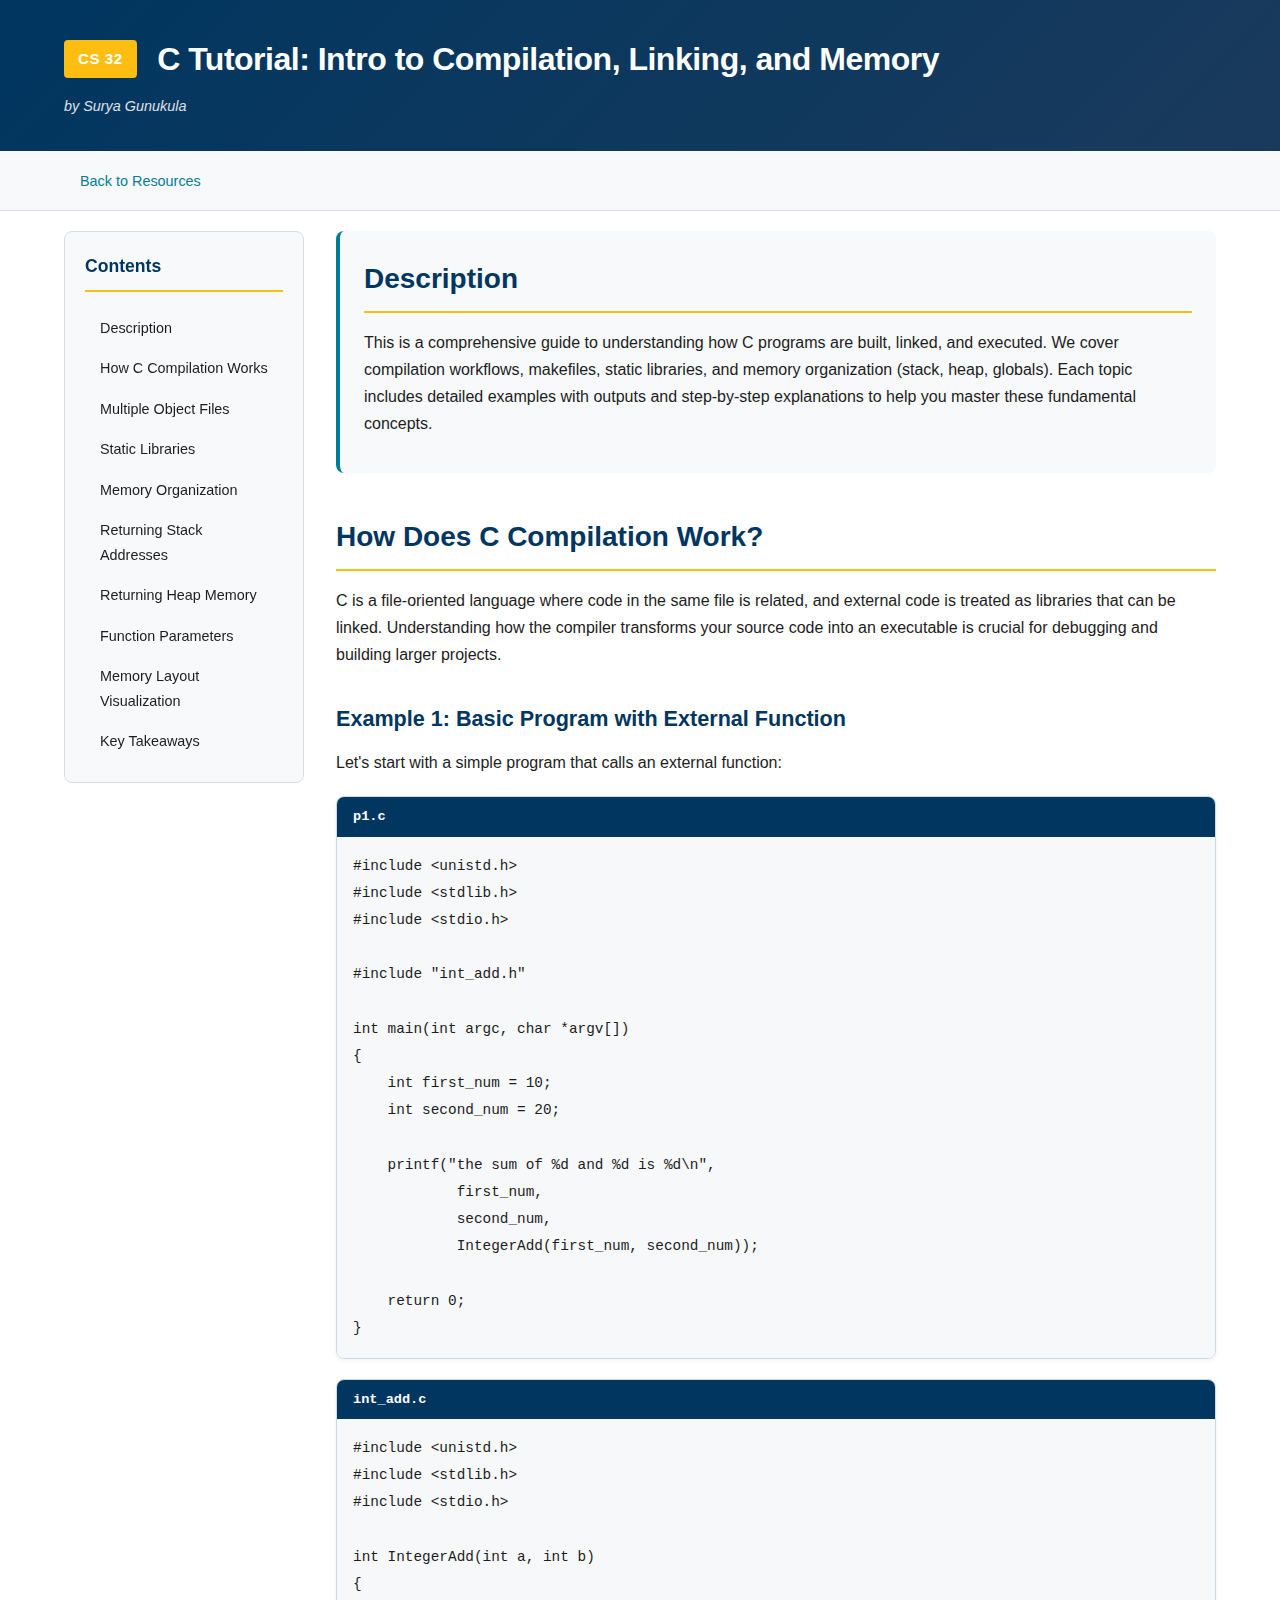
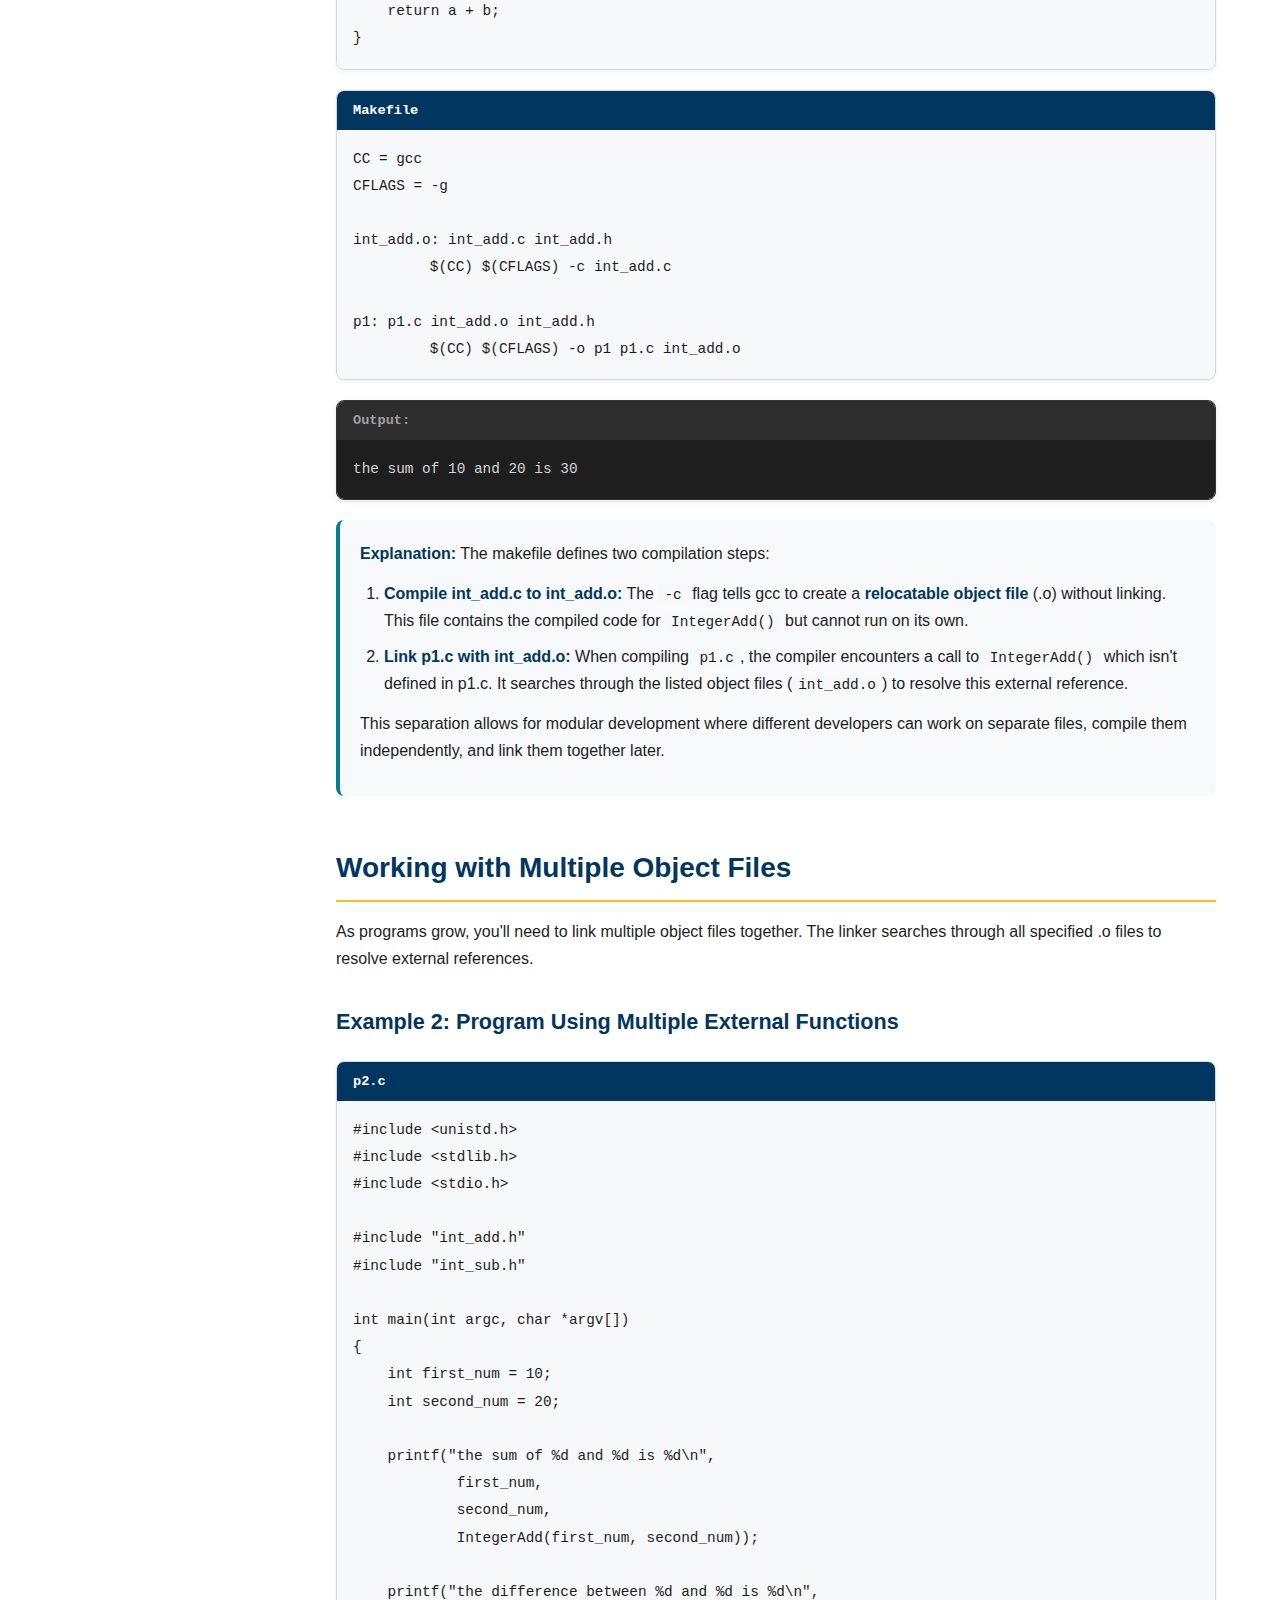
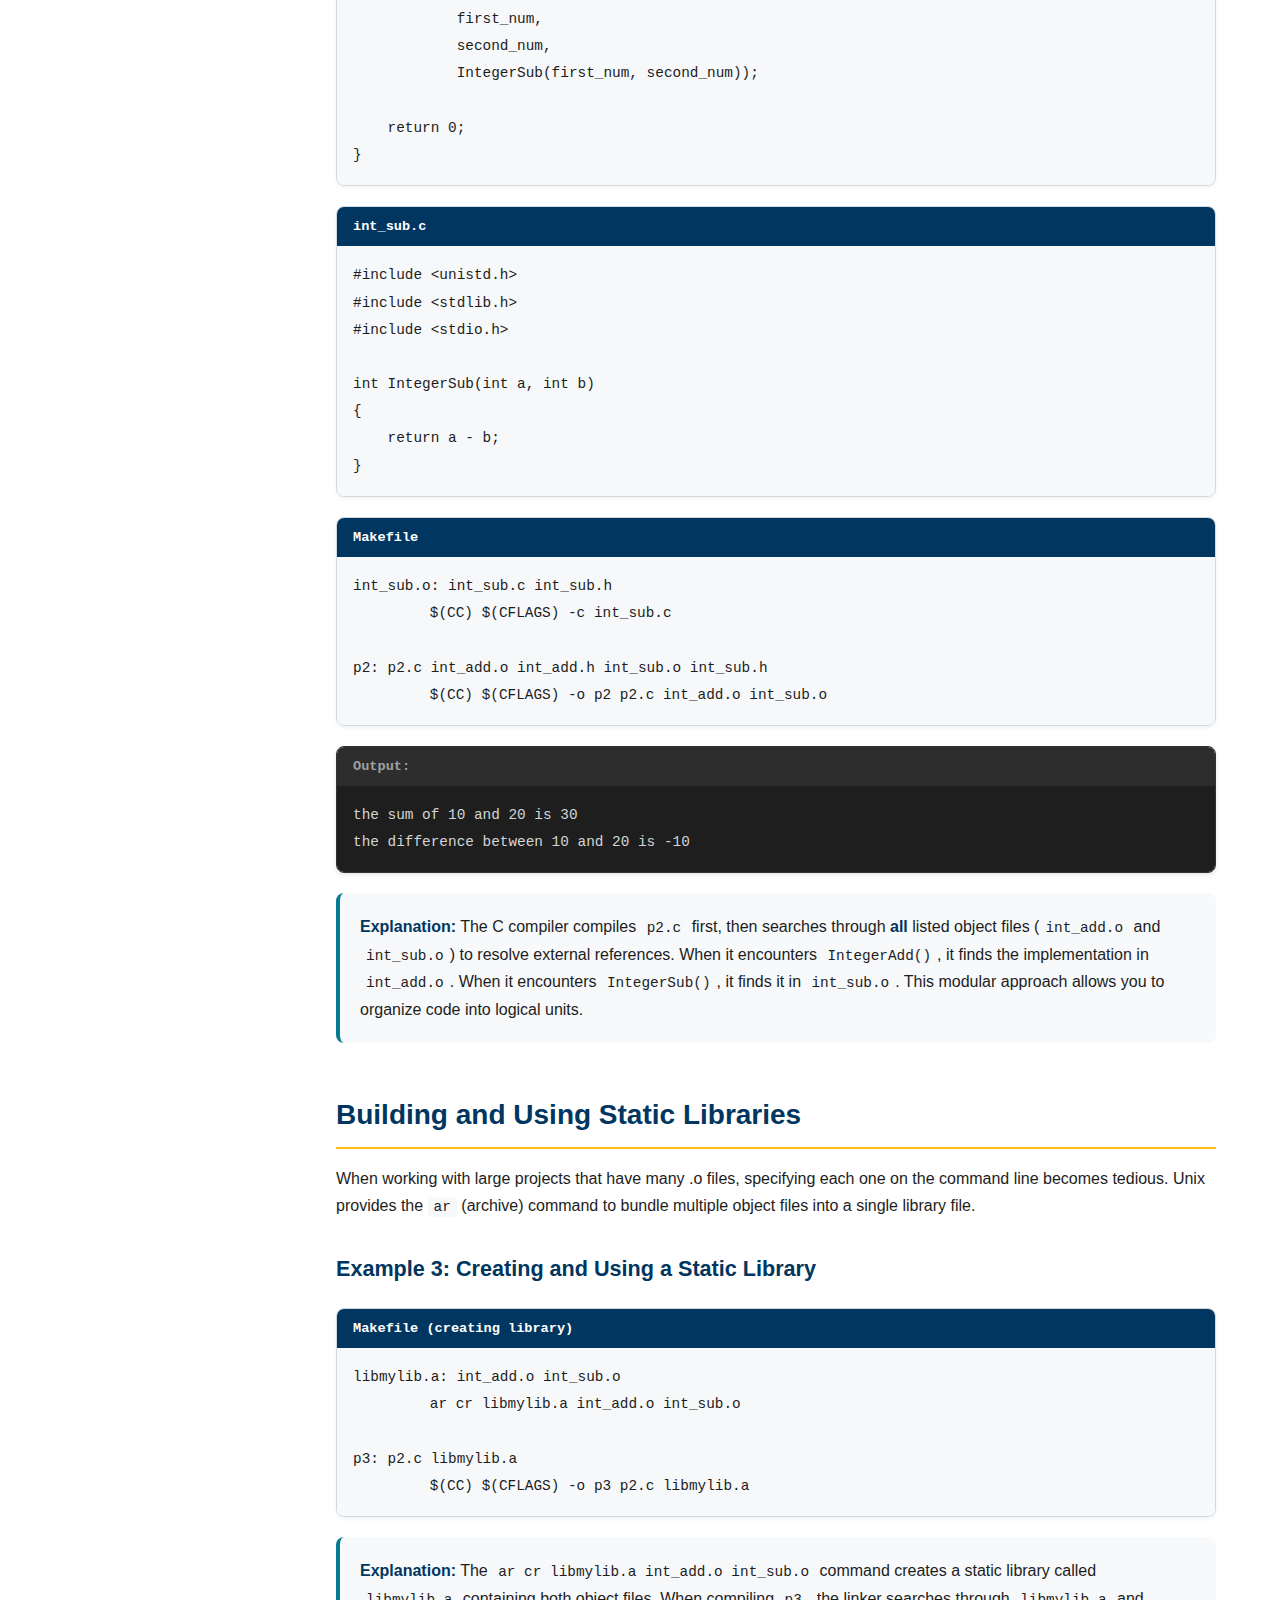
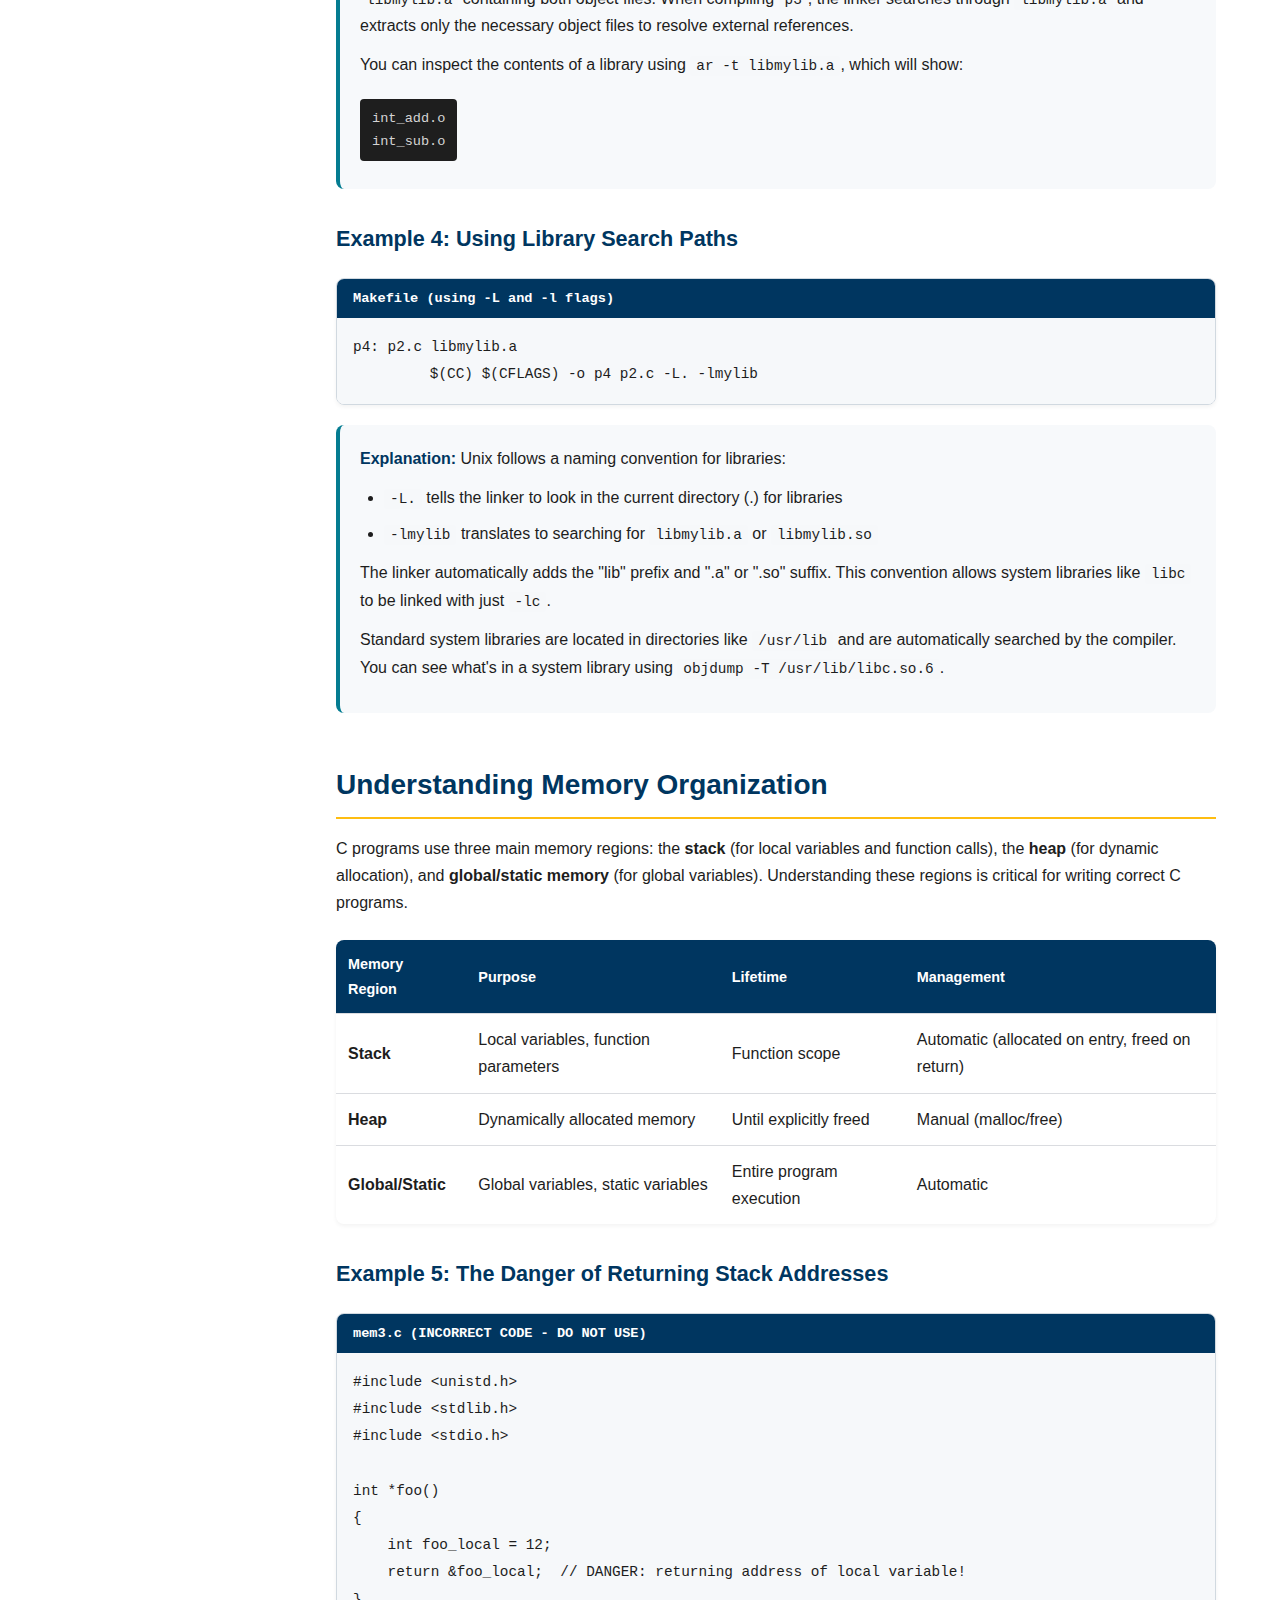
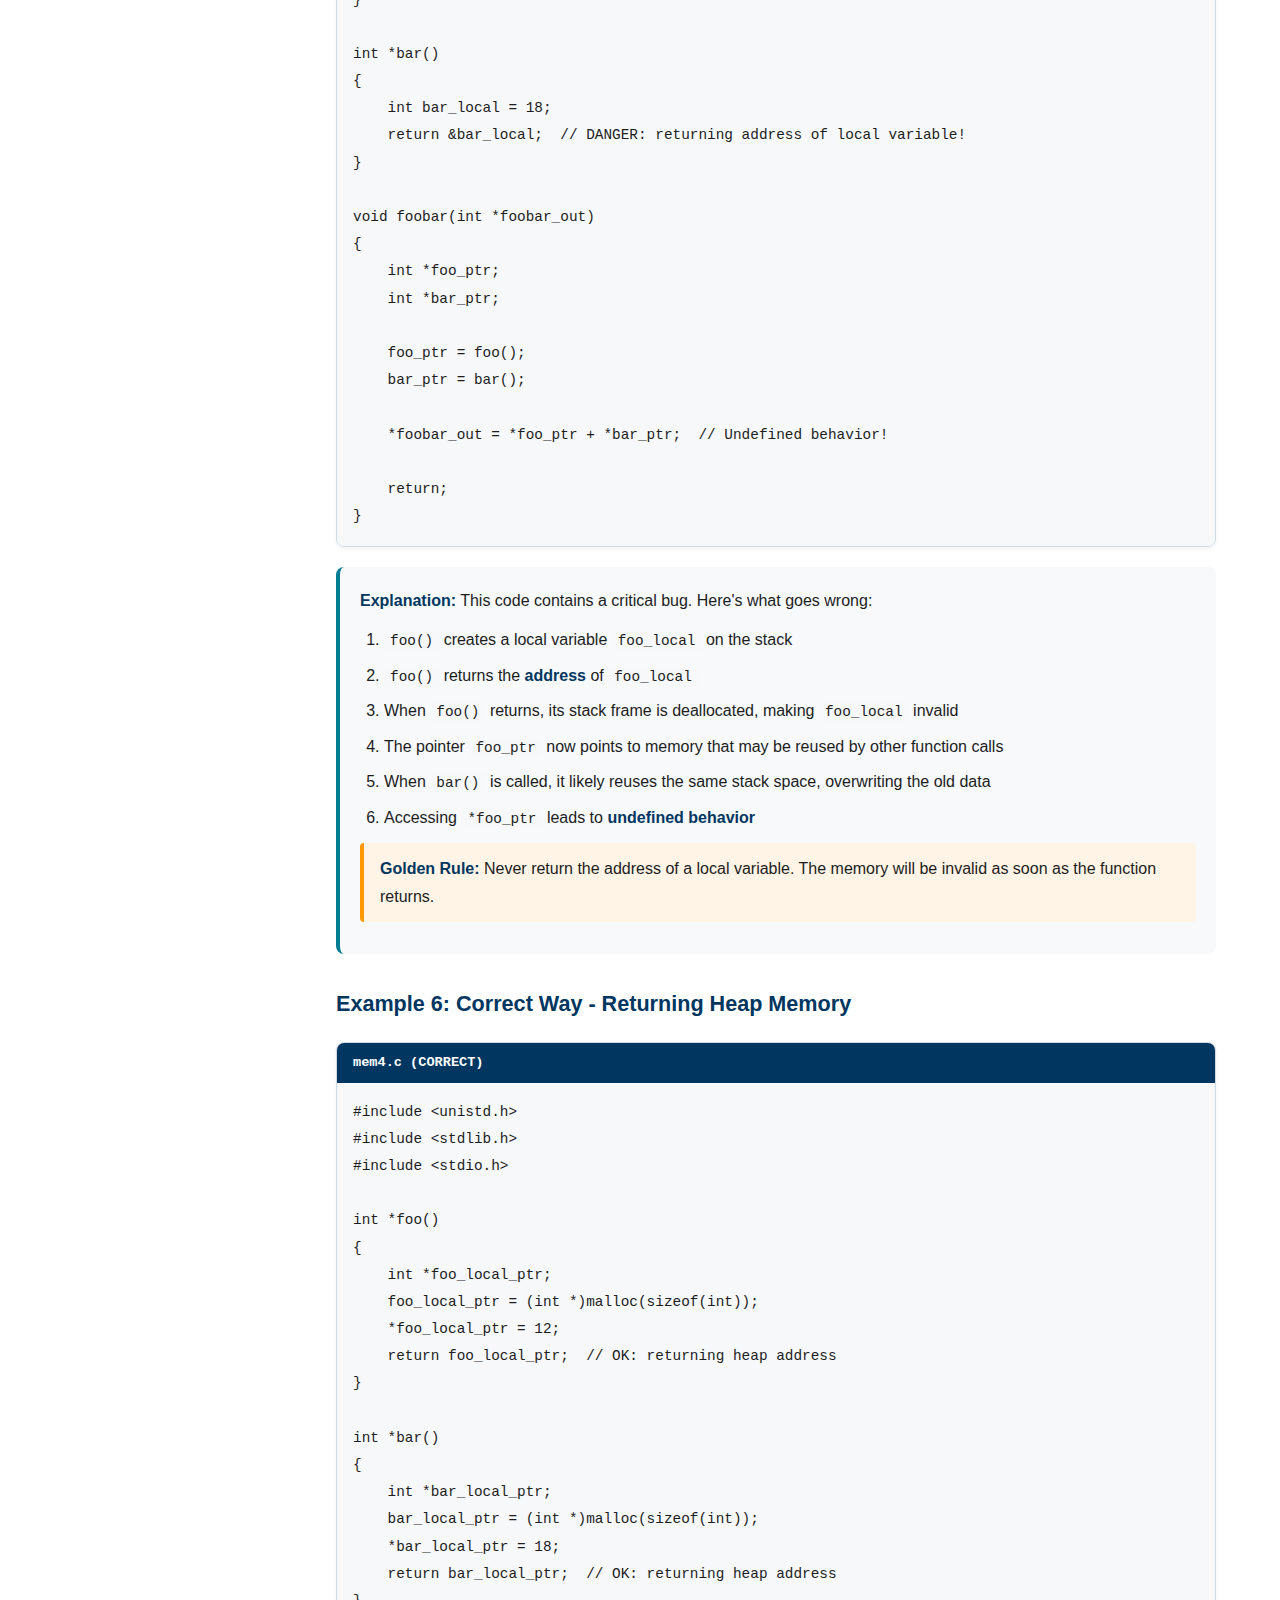
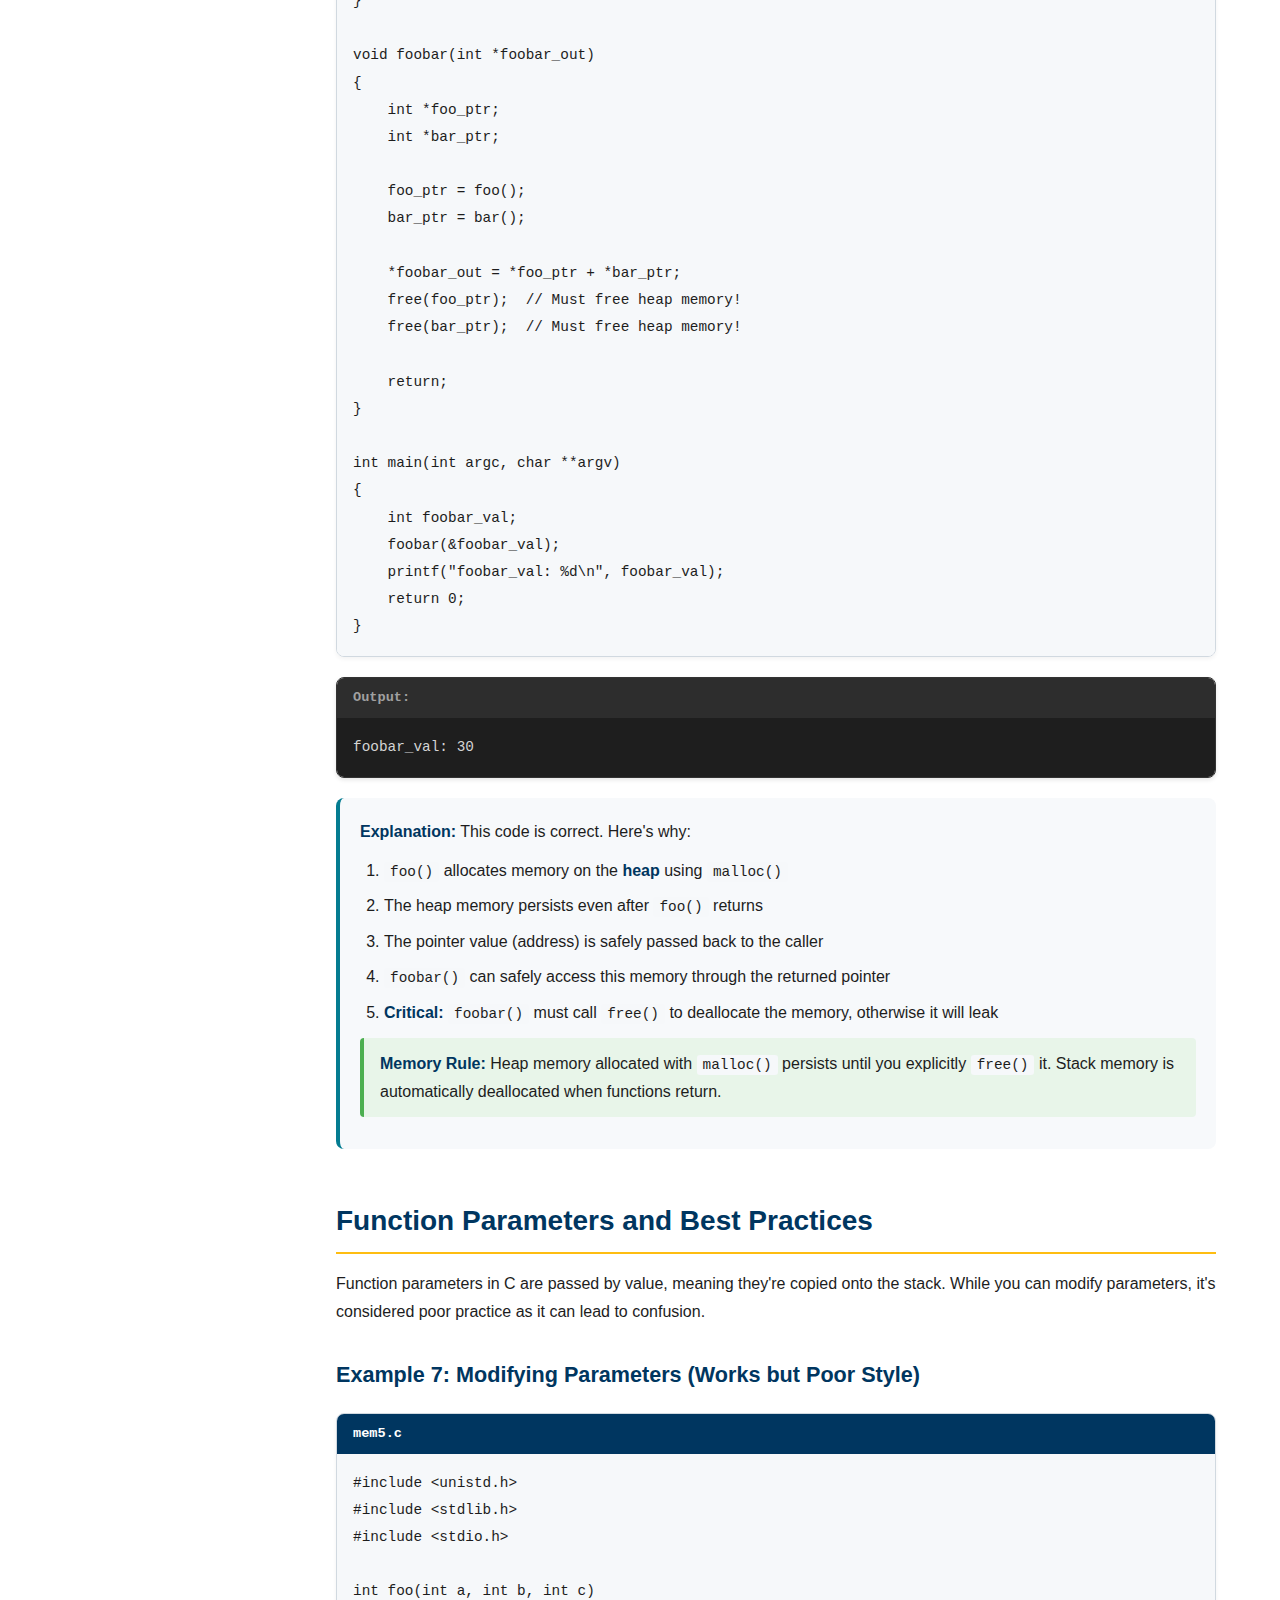
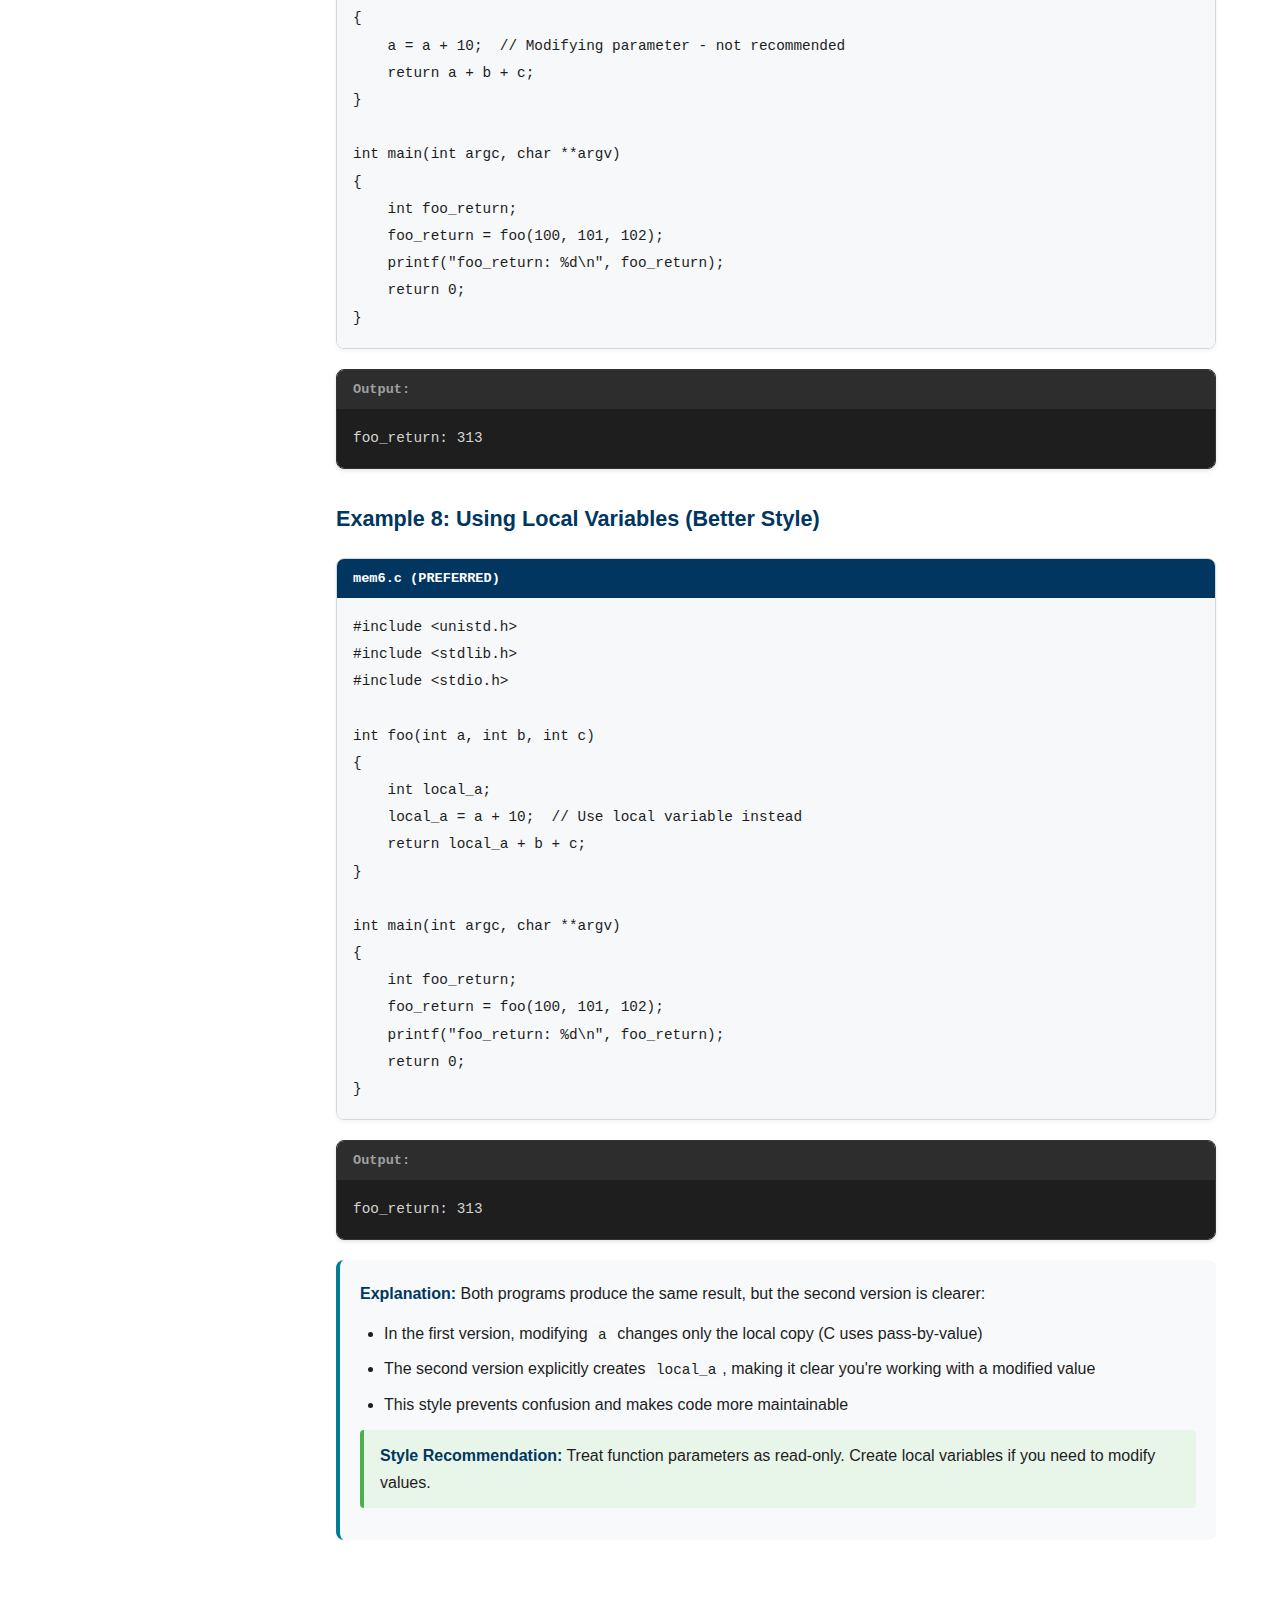
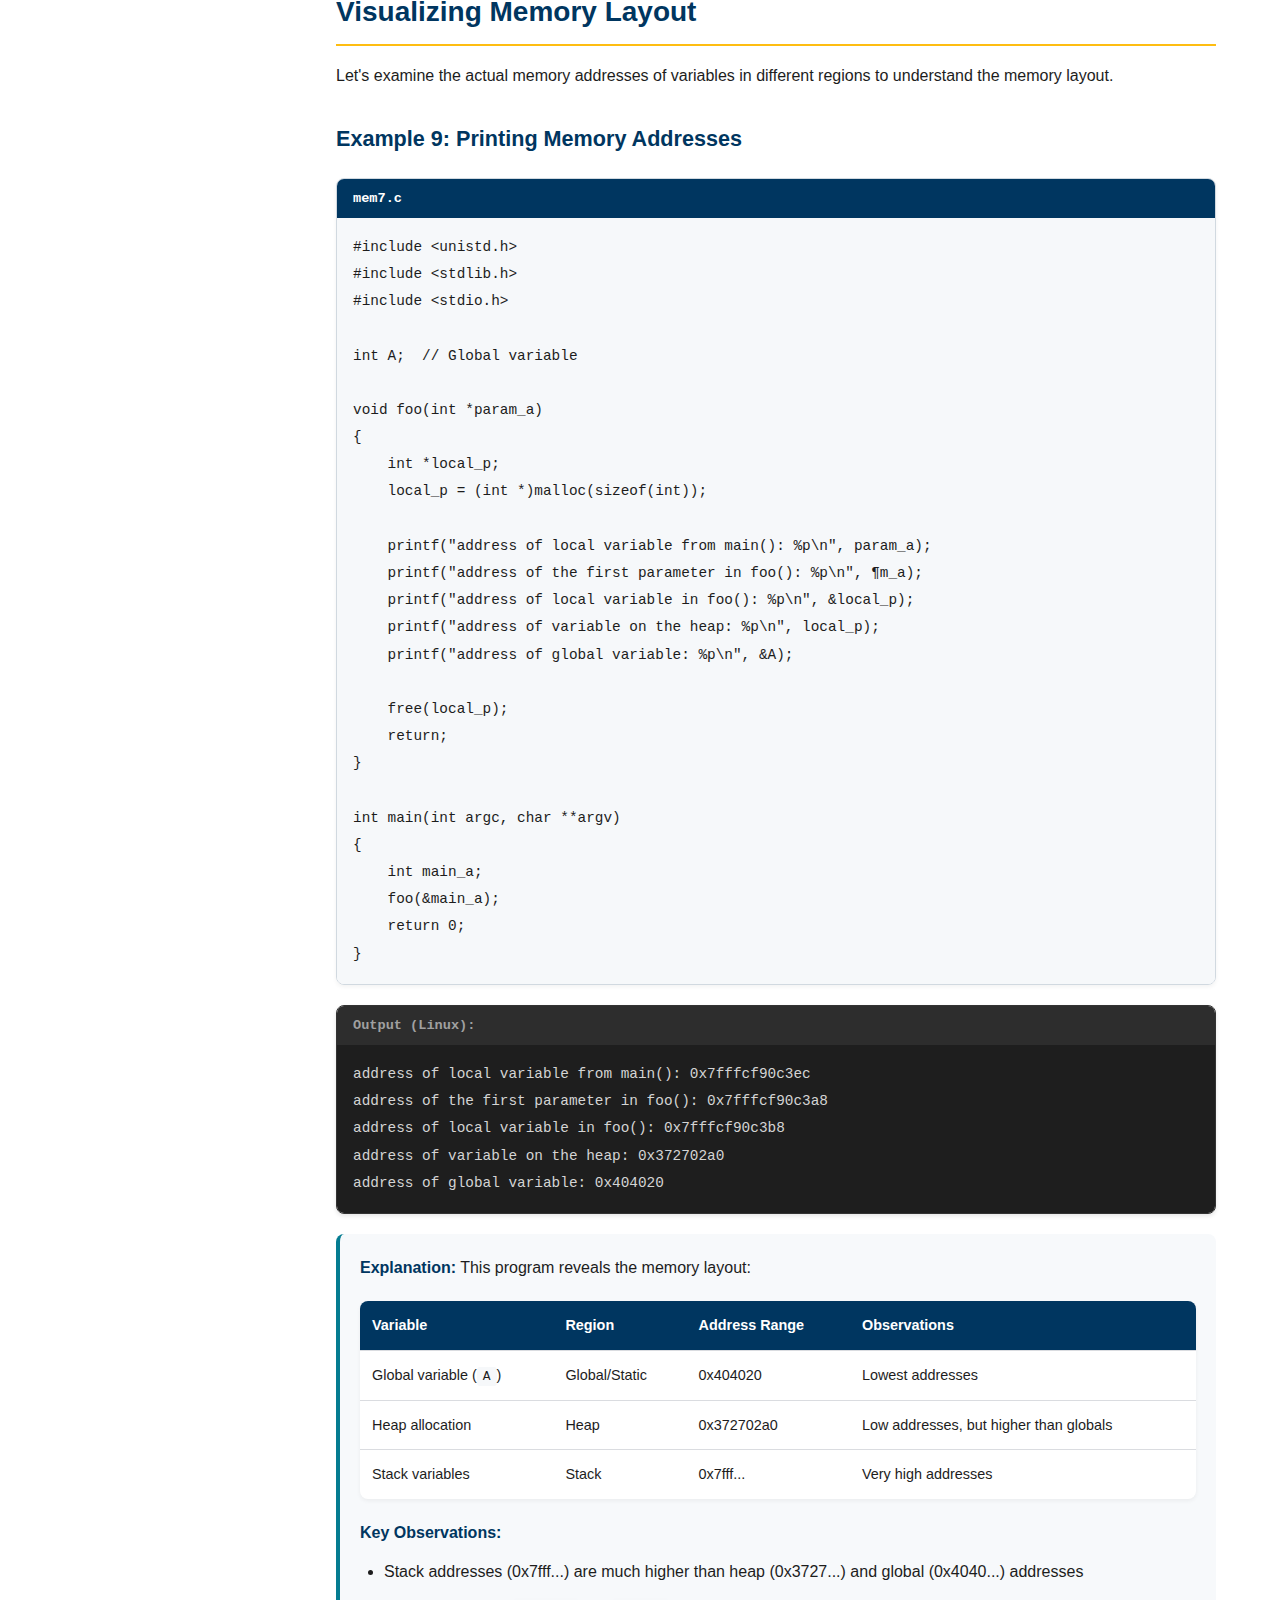
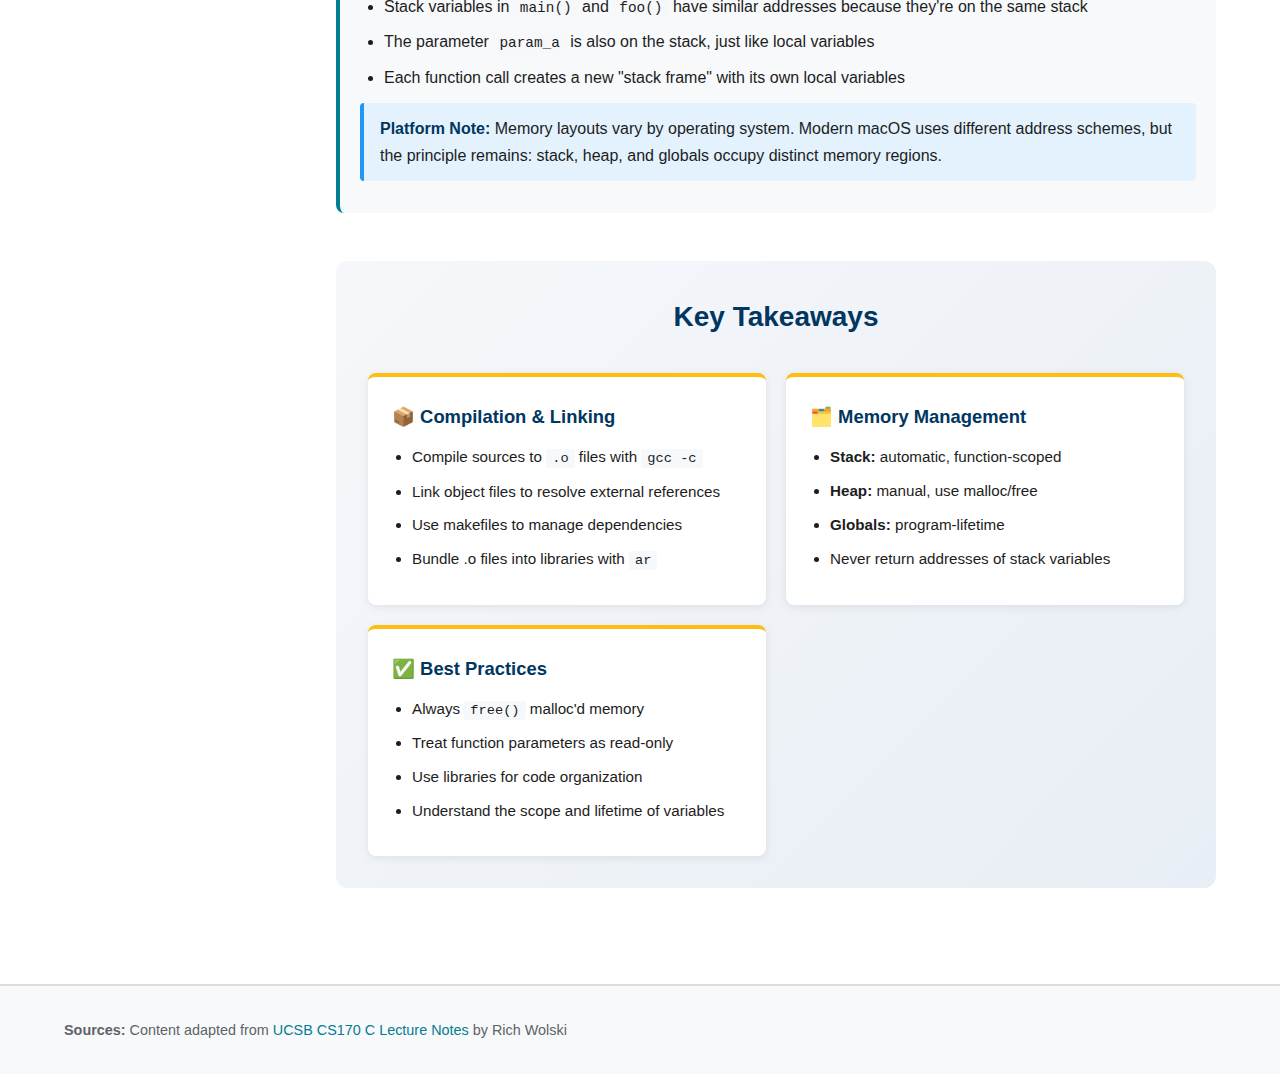
<file: cs32/c-tutorial/index.html>
<!doctype html>
<html lang="en">
  <head>
    <meta charset="utf-8" />
    <meta name="viewport" content="width=device-width, initial-scale=1" />
    <title>CS 32 - C Tutorial</title>
    <link rel="stylesheet" href="styles.css" />
  </head>
  <body>
    <header class="page-header">
      <div class="header-content">
        <div class="course-badge">CS 32</div>
        <h1>C Tutorial: Intro to Compilation, Linking, and Memory </h1>
        <p class="author">by Surya Gunukula</p>
      </div>
    </header>

    <nav class="breadcrumb">
      <div class="container">
        <a href="#">Back to Resources</a>
      </div>
    </nav>

    <main class="container">
      <aside class="table-of-contents">
        <h3>Contents</h3>
        <nav>
          <ul>
            <li><a href="#description">Description</a></li>
            <li><a href="#compilation">How C Compilation Works</a></li>
            <li><a href="#multiple-files">Multiple Object Files</a></li>
            <li><a href="#libraries">Static Libraries</a></li>
            <li><a href="#memory">Memory Organization</a></li>
            <li><a href="#stack-danger">Returning Stack Addresses</a></li>
            <li><a href="#heap-correct">Returning Heap Memory</a></li>
            <li><a href="#parameters">Function Parameters</a></li>
            <li><a href="#memory-layout">Memory Layout Visualization</a></li>
            <li><a href="#takeaways">Key Takeaways</a></li>
          </ul>
        </nav>
      </aside>

      <div class="main-content">
      <section id="description" class="intro-section">
        <h2>Description</h2>
        <p>This is a comprehensive guide to understanding how C programs are built, linked, and executed. We cover compilation workflows, makefiles, static libraries, and memory organization (stack, heap, globals). Each topic includes detailed examples with outputs and step-by-step explanations to help you master these fundamental concepts.</p>
      </section>

      <section id="compilation">
        <h2>How Does C Compilation Work?</h2>
        <p>C is a file-oriented language where code in the same file is related, and external code is treated as libraries that can be linked. Understanding how the compiler transforms your source code into an executable is crucial for debugging and building larger projects.</p>

        <h3>Example 1: Basic Program with External Function</h3>
        <p>Let's start with a simple program that calls an external function:</p>

        <div class="code-block">
          <div class="code-label">p1.c</div>
          <pre><code class="language-c">#include &lt;unistd.h&gt;
#include &lt;stdlib.h&gt;
#include &lt;stdio.h&gt;

#include "int_add.h"

int main(int argc, char *argv[])
{
    int first_num = 10;
    int second_num = 20;

    printf("the sum of %d and %d is %d\n",
            first_num,
            second_num,
            IntegerAdd(first_num, second_num));

    return 0;
}</code></pre>
        </div>

        <div class="code-block">
          <div class="code-label">int_add.c</div>
          <pre><code class="language-c">#include &lt;unistd.h&gt;
#include &lt;stdlib.h&gt;
#include &lt;stdio.h&gt;

int IntegerAdd(int a, int b)
{
    return a + b;
}</code></pre>
        </div>

        <div class="code-block">
          <div class="code-label">Makefile</div>
          <pre><code class="language-makefile">CC = gcc
CFLAGS = -g

int_add.o: int_add.c int_add.h
	$(CC) $(CFLAGS) -c int_add.c

p1: p1.c int_add.o int_add.h
	$(CC) $(CFLAGS) -o p1 p1.c int_add.o</code></pre>
        </div>

        <div class="output-block">
          <div class="output-label">Output:</div>
          <pre><code>the sum of 10 and 20 is 30</code></pre>
        </div>

        <div class="explanation">
          <strong>Explanation:</strong> The makefile defines two compilation steps:
          <ol>
            <li><strong>Compile int_add.c to int_add.o:</strong> The <code>-c</code> flag tells gcc to create a <strong>relocatable object file</strong> (.o) without linking. This file contains the compiled code for <code>IntegerAdd()</code> but cannot run on its own.</li>
            <li><strong>Link p1.c with int_add.o:</strong> When compiling <code>p1.c</code>, the compiler encounters a call to <code>IntegerAdd()</code> which isn't defined in p1.c. It searches through the listed object files (<code>int_add.o</code>) to resolve this external reference.</li>
          </ol>
          <p>This separation allows for modular development where different developers can work on separate files, compile them independently, and link them together later.</p>
        </div>
      </section>

      <section id="multiple-files">
        <h2>Working with Multiple Object Files</h2>
        <p>As programs grow, you'll need to link multiple object files together. The linker searches through all specified .o files to resolve external references.</p>

        <h3>Example 2: Program Using Multiple External Functions</h3>

        <div class="code-block">
          <div class="code-label">p2.c</div>
          <pre><code class="language-c">#include &lt;unistd.h&gt;
#include &lt;stdlib.h&gt;
#include &lt;stdio.h&gt;

#include "int_add.h"
#include "int_sub.h"

int main(int argc, char *argv[])
{
    int first_num = 10;
    int second_num = 20;

    printf("the sum of %d and %d is %d\n",
            first_num,
            second_num,
            IntegerAdd(first_num, second_num));

    printf("the difference between %d and %d is %d\n",
            first_num,
            second_num,
            IntegerSub(first_num, second_num));

    return 0;
}</code></pre>
        </div>

        <div class="code-block">
          <div class="code-label">int_sub.c</div>
          <pre><code class="language-c">#include &lt;unistd.h&gt;
#include &lt;stdlib.h&gt;
#include &lt;stdio.h&gt;

int IntegerSub(int a, int b)
{
    return a - b;
}</code></pre>
        </div>

        <div class="code-block">
          <div class="code-label">Makefile</div>
          <pre><code class="language-makefile">int_sub.o: int_sub.c int_sub.h
	$(CC) $(CFLAGS) -c int_sub.c

p2: p2.c int_add.o int_add.h int_sub.o int_sub.h
	$(CC) $(CFLAGS) -o p2 p2.c int_add.o int_sub.o</code></pre>
        </div>

        <div class="output-block">
          <div class="output-label">Output:</div>
          <pre><code>the sum of 10 and 20 is 30
the difference between 10 and 20 is -10</code></pre>
        </div>

        <div class="explanation">
          <strong>Explanation:</strong> The C compiler compiles <code>p2.c</code> first, then searches through <strong>all</strong> listed object files (<code>int_add.o</code> and <code>int_sub.o</code>) to resolve external references. When it encounters <code>IntegerAdd()</code>, it finds the implementation in <code>int_add.o</code>. When it encounters <code>IntegerSub()</code>, it finds it in <code>int_sub.o</code>. This modular approach allows you to organize code into logical units.
        </div>
      </section>

      <section id="libraries">
        <h2>Building and Using Static Libraries</h2>
        <p>When working with large projects that have many .o files, specifying each one on the command line becomes tedious. Unix provides the <code>ar</code> (archive) command to bundle multiple object files into a single library file.</p>

        <h3>Example 3: Creating and Using a Static Library</h3>

        <div class="code-block">
          <div class="code-label">Makefile (creating library)</div>
          <pre><code class="language-makefile">libmylib.a: int_add.o int_sub.o
	ar cr libmylib.a int_add.o int_sub.o

p3: p2.c libmylib.a
	$(CC) $(CFLAGS) -o p3 p2.c libmylib.a</code></pre>
        </div>

        <div class="explanation">
          <strong>Explanation:</strong> The <code>ar cr libmylib.a int_add.o int_sub.o</code> command creates a static library called <code>libmylib.a</code> containing both object files. When compiling <code>p3</code>, the linker searches through <code>libmylib.a</code> and extracts only the necessary object files to resolve external references.
          <p>You can inspect the contents of a library using <code>ar -t libmylib.a</code>, which will show:</p>
          <pre class="inline-output">int_add.o
int_sub.o</pre>
        </div>

        <h3>Example 4: Using Library Search Paths</h3>

        <div class="code-block">
          <div class="code-label">Makefile (using -L and -l flags)</div>
          <pre><code class="language-makefile">p4: p2.c libmylib.a
	$(CC) $(CFLAGS) -o p4 p2.c -L. -lmylib</code></pre>
        </div>

        <div class="explanation">
          <strong>Explanation:</strong> Unix follows a naming convention for libraries:
          <ul>
            <li><code>-L.</code> tells the linker to look in the current directory (.) for libraries</li>
            <li><code>-lmylib</code> translates to searching for <code>libmylib.a</code> or <code>libmylib.so</code></li>
          </ul>
          <p>The linker automatically adds the "lib" prefix and ".a" or ".so" suffix. This convention allows system libraries like <code>libc</code> to be linked with just <code>-lc</code>.</p>
          <p>Standard system libraries are located in directories like <code>/usr/lib</code> and are automatically searched by the compiler. You can see what's in a system library using <code>objdump -T /usr/lib/libc.so.6</code>.</p>
        </div>
      </section>

      <section id="memory">
        <h2>Understanding Memory Organization</h2>
        <p>C programs use three main memory regions: the <strong>stack</strong> (for local variables and function calls), the <strong>heap</strong> (for dynamic allocation), and <strong>global/static memory</strong> (for global variables). Understanding these regions is critical for writing correct C programs.</p>

        <div class="memory-diagram">
          <table>
            <thead>
              <tr>
                <th>Memory Region</th>
                <th>Purpose</th>
                <th>Lifetime</th>
                <th>Management</th>
              </tr>
            </thead>
            <tbody>
              <tr>
                <td><strong>Stack</strong></td>
                <td>Local variables, function parameters</td>
                <td>Function scope</td>
                <td>Automatic (allocated on entry, freed on return)</td>
              </tr>
              <tr>
                <td><strong>Heap</strong></td>
                <td>Dynamically allocated memory</td>
                <td>Until explicitly freed</td>
                <td>Manual (malloc/free)</td>
              </tr>
              <tr>
                <td><strong>Global/Static</strong></td>
                <td>Global variables, static variables</td>
                <td>Entire program execution</td>
                <td>Automatic</td>
              </tr>
            </tbody>
          </table>
        </div>

        <h3 id="stack-danger">Example 5: The Danger of Returning Stack Addresses</h3>

        <div class="code-block">
          <div class="code-label">mem3.c (INCORRECT CODE - DO NOT USE)</div>
          <pre><code class="language-c">#include &lt;unistd.h&gt;
#include &lt;stdlib.h&gt;
#include &lt;stdio.h&gt;

int *foo()
{
    int foo_local = 12;
    return &foo_local;  // DANGER: returning address of local variable!
}

int *bar()
{
    int bar_local = 18;
    return &bar_local;  // DANGER: returning address of local variable!
}

void foobar(int *foobar_out)
{
    int *foo_ptr;
    int *bar_ptr;

    foo_ptr = foo();
    bar_ptr = bar();

    *foobar_out = *foo_ptr + *bar_ptr;  // Undefined behavior!

    return;
}</code></pre>
        </div>

        <div class="explanation">
          <strong>Explanation:</strong> This code contains a critical bug. Here's what goes wrong:
          <ol>
            <li><code>foo()</code> creates a local variable <code>foo_local</code> on the stack</li>
            <li><code>foo()</code> returns the <strong>address</strong> of <code>foo_local</code></li>
            <li>When <code>foo()</code> returns, its stack frame is deallocated, making <code>foo_local</code> invalid</li>
            <li>The pointer <code>foo_ptr</code> now points to memory that may be reused by other function calls</li>
            <li>When <code>bar()</code> is called, it likely reuses the same stack space, overwriting the old data</li>
            <li>Accessing <code>*foo_ptr</code> leads to <strong>undefined behavior</strong></li>
          </ol>
          <p class="warning"><strong>Golden Rule:</strong> Never return the address of a local variable. The memory will be invalid as soon as the function returns.</p>
        </div>

        <h3 id="heap-correct">Example 6: Correct Way - Returning Heap Memory</h3>

        <div class="code-block">
          <div class="code-label">mem4.c (CORRECT)</div>
          <pre><code class="language-c">#include &lt;unistd.h&gt;
#include &lt;stdlib.h&gt;
#include &lt;stdio.h&gt;

int *foo()
{
    int *foo_local_ptr;
    foo_local_ptr = (int *)malloc(sizeof(int));
    *foo_local_ptr = 12;
    return foo_local_ptr;  // OK: returning heap address
}

int *bar()
{
    int *bar_local_ptr;
    bar_local_ptr = (int *)malloc(sizeof(int));
    *bar_local_ptr = 18;
    return bar_local_ptr;  // OK: returning heap address
}

void foobar(int *foobar_out)
{
    int *foo_ptr;
    int *bar_ptr;

    foo_ptr = foo();
    bar_ptr = bar();

    *foobar_out = *foo_ptr + *bar_ptr;
    free(foo_ptr);  // Must free heap memory!
    free(bar_ptr);  // Must free heap memory!

    return;
}

int main(int argc, char **argv)
{
    int foobar_val;
    foobar(&foobar_val);
    printf("foobar_val: %d\n", foobar_val);
    return 0;
}</code></pre>
        </div>

        <div class="output-block">
          <div class="output-label">Output:</div>
          <pre><code>foobar_val: 30</code></pre>
        </div>

        <div class="explanation">
          <strong>Explanation:</strong> This code is correct. Here's why:
          <ol>
            <li><code>foo()</code> allocates memory on the <strong>heap</strong> using <code>malloc()</code></li>
            <li>The heap memory persists even after <code>foo()</code> returns</li>
            <li>The pointer value (address) is safely passed back to the caller</li>
            <li><code>foobar()</code> can safely access this memory through the returned pointer</li>
            <li><strong>Critical:</strong> <code>foobar()</code> must call <code>free()</code> to deallocate the memory, otherwise it will leak</li>
          </ol>
          <p class="tip"><strong>Memory Rule:</strong> Heap memory allocated with <code>malloc()</code> persists until you explicitly <code>free()</code> it. Stack memory is automatically deallocated when functions return.</p>
        </div>
      </section>

      <section id="parameters">
        <h2>Function Parameters and Best Practices</h2>
        <p>Function parameters in C are passed by value, meaning they're copied onto the stack. While you can modify parameters, it's considered poor practice as it can lead to confusion.</p>

        <h3>Example 7: Modifying Parameters (Works but Poor Style)</h3>

        <div class="code-block">
          <div class="code-label">mem5.c</div>
          <pre><code class="language-c">#include &lt;unistd.h&gt;
#include &lt;stdlib.h&gt;
#include &lt;stdio.h&gt;

int foo(int a, int b, int c)
{
    a = a + 10;  // Modifying parameter - not recommended
    return a + b + c;
}

int main(int argc, char **argv)
{
    int foo_return;
    foo_return = foo(100, 101, 102);
    printf("foo_return: %d\n", foo_return);
    return 0;
}</code></pre>
        </div>

        <div class="output-block">
          <div class="output-label">Output:</div>
          <pre><code>foo_return: 313</code></pre>
        </div>

        <h3>Example 8: Using Local Variables (Better Style)</h3>

        <div class="code-block">
          <div class="code-label">mem6.c (PREFERRED)</div>
          <pre><code class="language-c">#include &lt;unistd.h&gt;
#include &lt;stdlib.h&gt;
#include &lt;stdio.h&gt;

int foo(int a, int b, int c)
{
    int local_a;
    local_a = a + 10;  // Use local variable instead
    return local_a + b + c;
}

int main(int argc, char **argv)
{
    int foo_return;
    foo_return = foo(100, 101, 102);
    printf("foo_return: %d\n", foo_return);
    return 0;
}</code></pre>
        </div>

        <div class="output-block">
          <div class="output-label">Output:</div>
          <pre><code>foo_return: 313</code></pre>
        </div>

        <div class="explanation">
          <strong>Explanation:</strong> Both programs produce the same result, but the second version is clearer:
          <ul>
            <li>In the first version, modifying <code>a</code> changes only the local copy (C uses pass-by-value)</li>
            <li>The second version explicitly creates <code>local_a</code>, making it clear you're working with a modified value</li>
            <li>This style prevents confusion and makes code more maintainable</li>
          </ul>
          <p class="tip"><strong>Style Recommendation:</strong> Treat function parameters as read-only. Create local variables if you need to modify values.</p>
        </div>
      </section>

      <section id="memory-layout">
        <h2>Visualizing Memory Layout</h2>
        <p>Let's examine the actual memory addresses of variables in different regions to understand the memory layout.</p>

        <h3>Example 9: Printing Memory Addresses</h3>

        <div class="code-block">
          <div class="code-label">mem7.c</div>
          <pre><code class="language-c">#include &lt;unistd.h&gt;
#include &lt;stdlib.h&gt;
#include &lt;stdio.h&gt;

int A;  // Global variable

void foo(int *param_a)
{
    int *local_p;
    local_p = (int *)malloc(sizeof(int));

    printf("address of local variable from main(): %p\n", param_a);
    printf("address of the first parameter in foo(): %p\n", &param_a);
    printf("address of local variable in foo(): %p\n", &local_p);
    printf("address of variable on the heap: %p\n", local_p);
    printf("address of global variable: %p\n", &A);

    free(local_p);
    return;
}

int main(int argc, char **argv)
{
    int main_a;
    foo(&main_a);
    return 0;
}</code></pre>
        </div>

        <div class="output-block">
          <div class="output-label">Output (Linux):</div>
          <pre><code>address of local variable from main(): 0x7fffcf90c3ec
address of the first parameter in foo(): 0x7fffcf90c3a8
address of local variable in foo(): 0x7fffcf90c3b8
address of variable on the heap: 0x372702a0
address of global variable: 0x404020</code></pre>
        </div>

        <div class="explanation">
          <strong>Explanation:</strong> This program reveals the memory layout:
          <table class="memory-layout">
            <thead>
              <tr>
                <th>Variable</th>
                <th>Region</th>
                <th>Address Range</th>
                <th>Observations</th>
              </tr>
            </thead>
            <tbody>
              <tr>
                <td>Global variable (<code>A</code>)</td>
                <td>Global/Static</td>
                <td>0x404020</td>
                <td>Lowest addresses</td>
              </tr>
              <tr>
                <td>Heap allocation</td>
                <td>Heap</td>
                <td>0x372702a0</td>
                <td>Low addresses, but higher than globals</td>
              </tr>
              <tr>
                <td>Stack variables</td>
                <td>Stack</td>
                <td>0x7fff...</td>
                <td>Very high addresses</td>
              </tr>
            </tbody>
          </table>
          <p><strong>Key Observations:</strong></p>
          <ul>
            <li>Stack addresses (0x7fff...) are much higher than heap (0x3727...) and global (0x4040...) addresses</li>
            <li>Stack variables in <code>main()</code> and <code>foo()</code> have similar addresses because they're on the same stack</li>
            <li>The parameter <code>param_a</code> is also on the stack, just like local variables</li>
            <li>Each function call creates a new "stack frame" with its own local variables</li>
          </ul>
          <p class="note"><strong>Platform Note:</strong> Memory layouts vary by operating system. Modern macOS uses different address schemes, but the principle remains: stack, heap, and globals occupy distinct memory regions.</p>
        </div>
      </section>

      <section id="takeaways" class="summary-section">
        <h2>Key Takeaways</h2>
        <div class="takeaway-grid">
          <div class="takeaway-card">
            <h3>📦 Compilation & Linking</h3>
            <ul>
              <li>Compile sources to <code>.o</code> files with <code>gcc -c</code></li>
              <li>Link object files to resolve external references</li>
              <li>Use makefiles to manage dependencies</li>
              <li>Bundle .o files into libraries with <code>ar</code></li>
            </ul>
          </div>
          <div class="takeaway-card">
            <h3>🗂️ Memory Management</h3>
            <ul>
              <li><strong>Stack:</strong> automatic, function-scoped</li>
              <li><strong>Heap:</strong> manual, use malloc/free</li>
              <li><strong>Globals:</strong> program-lifetime</li>
              <li>Never return addresses of stack variables</li>
            </ul>
          </div>
          <div class="takeaway-card">
            <h3>✅ Best Practices</h3>
            <ul>
              <li>Always <code>free()</code> malloc'd memory</li>
              <li>Treat function parameters as read-only</li>
              <li>Use libraries for code organization</li>
              <li>Understand the scope and lifetime of variables</li>
            </ul>
          </div>
        </div>
      </section>
      </div>
    </main>

    <footer class="page-footer">
      <div class="container">
        <p><strong>Sources:</strong> Content adapted from <a href="https://sites.cs.ucsb.edu/~rich/class/cs170/notes/C/index.html" target="_blank">UCSB CS170 C Lecture Notes</a> by Rich Wolski</p>
      </div>
    </footer>

    <script src="script.js"></script>
  </body>
</html>
</file>
<file: cs32/c-tutorial/styles.css>
/* UIUC-Style Teaching Resource CSS */
:root {
  --primary: #003660;
  --secondary: #febd11;
  --accent: #047c91;
  --bg: #ffffff;
  --bg-alt: #f7f9fb;
  --text: #1d1d1d;
  --text-muted: #5f6368;
  --border: #dadce0;
  --code-bg: #f6f8fa;
  --code-border: #d1d9e0;
  --output-bg: #1e1e1e;
  --output-text: #d4d4d4;
  --warning-bg: #fff4e5;
  --warning-border: #ff9800;
  --tip-bg: #e8f5e9;
  --tip-border: #4caf50;
  --note-bg: #e3f2fd;
  --note-border: #2196f3;
}

* { box-sizing: border-box; }
html, body { margin: 0; padding: 0; }

body {
  font-family: -apple-system, BlinkMacSystemFont, 'Segoe UI', 'Roboto', 'Oxygen', 'Ubuntu', 'Cantarell', 'Fira Sans', 'Droid Sans', 'Helvetica Neue', sans-serif;
  line-height: 1.7;
  color: var(--text);
  background: var(--bg);
  font-size: 16px;
}

.container { 
  max-width: 1200px; 
  margin: 0 auto; 
  padding: 0 24px; 
}

/* Header Styling */
.page-header { 
  background: linear-gradient(135deg, var(--primary) 0%, #1a3a5c 100%);
  color: white;
  padding: 32px 0;
  box-shadow: 0 2px 8px rgba(0,0,0,0.1);
}

.header-content {
  max-width: 1200px;
  margin: 0 auto;
  padding: 0 24px;
}

.course-badge {
  display: inline-block;
  background: var(--secondary);
  color: white;
  padding: 6px 14px;
  border-radius: 4px;
  font-size: 0.95rem;
  font-weight: 600;
  letter-spacing: 0.5px;
  margin-right: 16px;
  vertical-align: middle;
}

.page-header h1 { 
  display: inline-block;
  margin: 0; 
  font-size: 2rem;
  font-weight: 700;
  letter-spacing: -0.5px;
  vertical-align: middle;
}

.page-header .author { 
  margin: 8px 0 0 0;
  font-size: 0.9rem;
  opacity: 0.85;
  font-weight: 400;
  font-style: italic;
}

/* Breadcrumb Navigation */
.breadcrumb {
  background: var(--bg-alt);
  border-bottom: 1px solid var(--border);
  padding: 16px 0;
  margin-bottom: 20px;
}

.breadcrumb .container {
  padding-left: 40px;
}

.breadcrumb a {
  color: var(--accent);
  text-decoration: none;
  font-size: 0.9rem;
}

.breadcrumb a:hover {
  text-decoration: underline;
}

/* Main Content */
main {
  padding: 32px 0;
  display: flex;
  gap: 32px;
  align-items: flex-start;
}

.main-content {
  flex: 1;
  min-width: 0;
}

section {
  margin-bottom: 48px;
}

/* Table of Contents */
.table-of-contents {
  width: 240px;
  flex-shrink: 0;
  position: sticky;
  top: 20px;
  max-height: calc(100vh - 40px);
  overflow-y: auto;
  background: var(--bg-alt);
  border: 1px solid var(--border);
  border-radius: 8px;
  padding: 20px;
}

.table-of-contents h3 {
  margin: 0 0 16px 0;
  font-size: 1.1rem;
  color: var(--primary);
  border-bottom: 2px solid var(--secondary);
  padding-bottom: 8px;
}

.table-of-contents nav ul {
  list-style: none;
  padding: 0;
  margin: 0;
}

.table-of-contents nav li {
  margin: 0;
}

.table-of-contents nav a {
  display: block;
  padding: 8px 12px;
  color: var(--text);
  text-decoration: none;
  font-size: 0.9rem;
  border-radius: 4px;
  transition: all 0.2s ease;
  border-left: 3px solid transparent;
}

.table-of-contents nav a:hover {
  background: white;
  color: var(--primary);
  border-left-color: var(--secondary);
}

.table-of-contents nav a.active {
  background: white;
  color: var(--primary);
  border-left-color: var(--secondary);
  font-weight: 600;
}

.intro-section {
  background: var(--bg-alt);
  padding: 24px;
  border-radius: 8px;
  border-left: 4px solid var(--accent);
  margin-bottom: 40px;
}

.intro-section h2 {
  margin-top: 0;
  color: var(--primary);
}

/* Typography */
h2 { 
  margin-top: 40px;
  margin-bottom: 16px;
  font-size: 1.75rem;
  font-weight: 700;
  color: var(--primary);
  border-bottom: 2px solid var(--secondary);
  padding-bottom: 8px;
}

h3 { 
  margin-top: 32px;
  margin-bottom: 12px;
  font-size: 1.35rem;
  font-weight: 600;
  color: var(--primary);
}

p { 
  margin: 12px 0;
  line-height: 1.7;
}

ul, ol { 
  padding-left: 24px;
  margin: 12px 0;
}

li {
  margin: 8px 0;
}

/* Code Blocks */
code { 
  font-family: 'Consolas', 'Monaco', 'Courier New', monospace;
  font-size: 0.9em;
  background: var(--code-bg);
  padding: 2px 6px;
  border-radius: 3px;
}

.code-block {
  margin: 20px 0;
  border: 1px solid var(--code-border);
  border-radius: 8px;
  overflow: hidden;
  box-shadow: 0 2px 4px rgba(0,0,0,0.05);
}

.code-label {
  background: var(--primary);
  color: white;
  padding: 8px 16px;
  font-size: 0.85rem;
  font-weight: 600;
  font-family: 'Consolas', 'Monaco', monospace;
}

.code-block pre {
  margin: 0;
  background: var(--code-bg);
  padding: 16px;
  overflow-x: auto;
  border: none;
  border-radius: 0;
}

.code-block pre code {
  background: none;
  padding: 0;
  font-size: 0.9rem;
  line-height: 1.5;
}

/* Output Blocks */
.output-block {
  margin: 20px 0;
  border: 1px solid #333;
  border-radius: 8px;
  overflow: hidden;
  box-shadow: 0 2px 4px rgba(0,0,0,0.1);
}

.output-label {
  background: #2d2d2d;
  color: #a0a0a0;
  padding: 8px 16px;
  font-size: 0.85rem;
  font-weight: 600;
  font-family: 'Consolas', 'Monaco', monospace;
}

.output-block pre {
  margin: 0;
  background: var(--output-bg);
  color: var(--output-text);
  padding: 16px;
  overflow-x: auto;
  border: none;
  border-radius: 0;
}

.output-block pre code {
  background: none;
  color: inherit;
  padding: 0;
  font-size: 0.9rem;
}

.inline-output {
  display: inline-block;
  background: var(--output-bg);
  color: var(--output-text);
  padding: 8px 12px;
  margin: 8px 0;
  border-radius: 4px;
  font-family: 'Consolas', 'Monaco', monospace;
  font-size: 0.85rem;
}

/* Explanation Boxes */
.explanation {
  background: var(--bg-alt);
  padding: 20px;
  border-radius: 8px;
  border-left: 4px solid var(--accent);
  margin: 20px 0;
  line-height: 1.7;
}

.explanation strong {
  color: var(--primary);
}

.explanation ol, .explanation ul {
  margin: 12px 0;
}

.warning {
  background: var(--warning-bg);
  border-left: 4px solid var(--warning-border);
  padding: 12px 16px;
  border-radius: 4px;
  margin: 12px 0;
}

.tip {
  background: var(--tip-bg);
  border-left: 4px solid var(--tip-border);
  padding: 12px 16px;
  border-radius: 4px;
  margin: 12px 0;
}

.note {
  background: var(--note-bg);
  border-left: 4px solid var(--note-border);
  padding: 12px 16px;
  border-radius: 4px;
  margin: 12px 0;
}

/* Tables */
table {
  width: 100%;
  border-collapse: collapse;
  margin: 20px 0;
  background: white;
  box-shadow: 0 2px 4px rgba(0,0,0,0.05);
  border-radius: 8px;
  overflow: hidden;
}

thead {
  background: var(--primary);
  color: white;
}

th {
  padding: 12px;
  text-align: left;
  font-weight: 600;
  font-size: 0.9rem;
}

td {
  padding: 12px;
  border-top: 1px solid var(--border);
}

tbody tr:hover {
  background: var(--bg-alt);
}

.memory-diagram {
  margin: 24px 0;
}

.memory-layout {
  font-size: 0.9rem;
}

/* Summary Section */
.summary-section {
  background: linear-gradient(135deg, #f5f7fa 0%, #e8eef5 100%);
  padding: 32px;
  border-radius: 12px;
  margin-top: 48px;
}

.summary-section h2 {
  border: none;
  margin-top: 0;
  text-align: center;
}

.takeaway-grid {
  display: grid;
  grid-template-columns: repeat(auto-fit, minmax(260px, 1fr));
  gap: 20px;
  margin-top: 24px;
}

.takeaway-card {
  background: white;
  padding: 24px;
  border-radius: 8px;
  box-shadow: 0 2px 8px rgba(0,0,0,0.08);
  border-top: 4px solid var(--secondary);
}

.takeaway-card h3 {
  margin-top: 0;
  font-size: 1.15rem;
  color: var(--primary);
}

.takeaway-card ul {
  padding-left: 20px;
  margin-bottom: 0;
}

.takeaway-card li {
  font-size: 0.95rem;
  margin: 8px 0;
}

/* Footer */
.page-footer { 
  border-top: 2px solid var(--border);
  background: var(--bg-alt);
  margin-top: 48px;
  padding: 24px 0;
}

.page-footer .container {
  font-size: 0.9rem;
  color: var(--text-muted);
}

.page-footer p {
  margin: 8px 0;
}

.page-footer a { 
  color: var(--accent);
  text-decoration: none;
  font-weight: 500;
}

.page-footer a:hover { 
  text-decoration: underline;
}

/* Responsive Design */
@media (max-width: 1024px) {
  .table-of-contents {
    display: none;
  }

  main {
    display: block;
  }
}

@media (max-width: 768px) {
  .container { 
    padding: 0 16px; 
  }

  .page-header {
    padding: 24px 0;
  }

  .page-header h1 { 
    font-size: 1.5rem; 
  }

  h2 { 
    font-size: 1.5rem; 
  }

  h3 { 
    font-size: 1.2rem; 
  }

  .takeaway-grid {
    grid-template-columns: 1fr;
  }

  .code-block pre,
  .output-block pre {
    font-size: 0.85rem;
    padding: 12px;
  }

  table {
    font-size: 0.85rem;
  }

  th, td {
    padding: 8px;
  }
}
</file>
